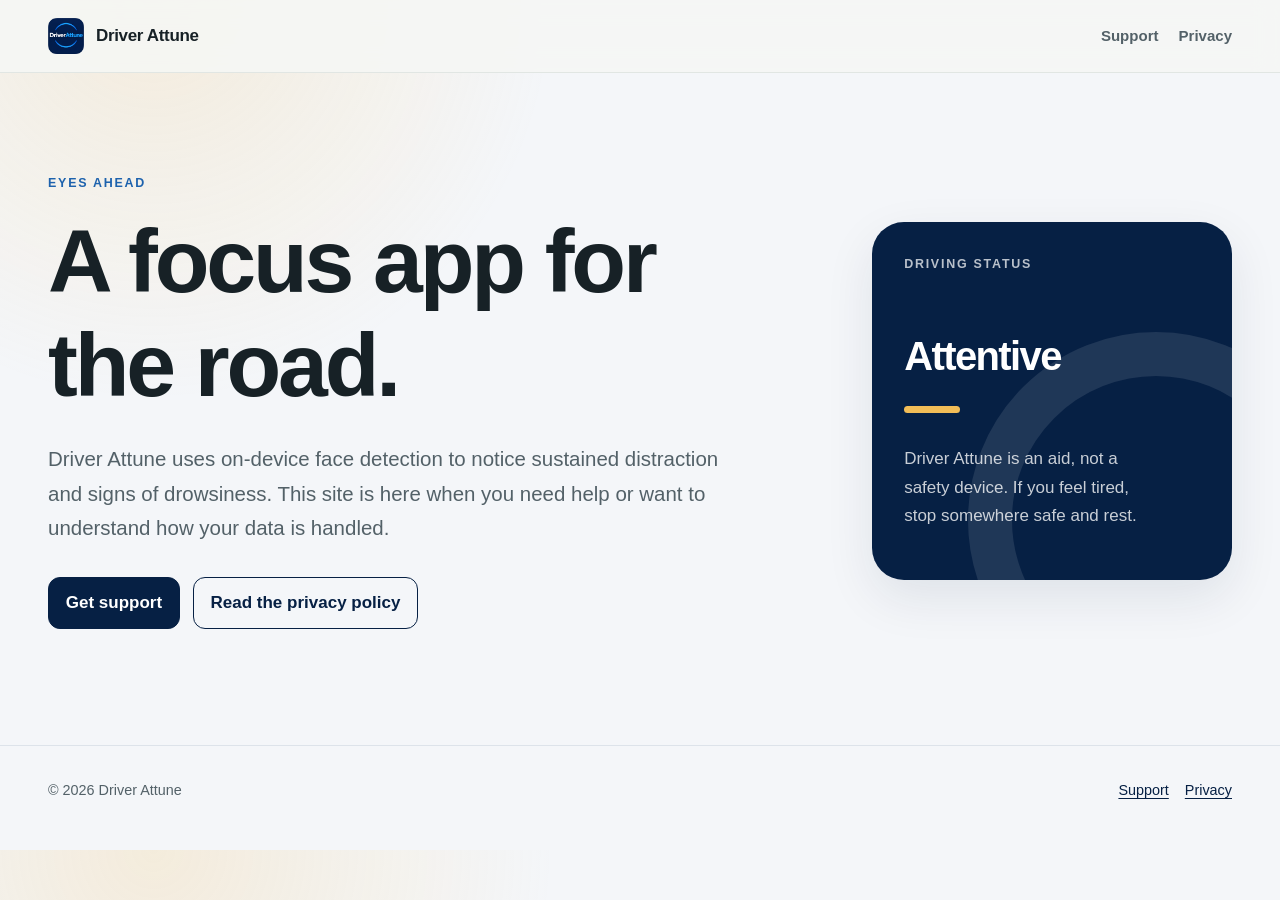
<file: docs/index.html>
<!doctype html>
<html lang="en">
  <head>
    <meta charset="utf-8">
    <meta name="viewport" content="width=device-width, initial-scale=1">
    <meta name="description" content="Support and privacy information for Driver Attune.">
    <title>Driver Attune: Support and privacy</title>
    <link rel="icon" type="image/png" href="./assets/favicon-32.png">
    <link rel="apple-touch-icon" href="./assets/apple-touch-icon.png">
    <link rel="stylesheet" href="./assets/site.css">
  </head>
  <body>
    <header class="site-header">
      <nav class="nav shell" aria-label="Main navigation">
        <a class="brand" href="./">
          <span class="brand-mark" aria-hidden="true"></span>
          Driver Attune
        </a>
        <div class="nav-links">
          <a href="./support/">Support</a>
          <a href="./privacy/">Privacy</a>
        </div>
      </nav>
    </header>
    <main>
      <section class="hero shell">
        <div>
          <p class="eyebrow">Eyes ahead</p>
          <h1>A focus app for the road.</h1>
          <p class="lede">
            Driver Attune uses on-device face detection to notice sustained
            distraction and signs of drowsiness. This site is here when you
            need help or want to understand how your data is handled.
          </p>
          <div class="actions">
            <a class="button" href="./support/">Get support</a>
            <a class="button secondary" href="./privacy/">Read the privacy policy</a>
          </div>
        </div>
        <aside class="signal-card" aria-label="Driver Attune safety reminder">
          <div class="signal-label">Driving status</div>
          <div class="signal-status">Attentive</div>
          <div class="signal-line" aria-hidden="true"></div>
          <p class="signal-copy">
            Driver Attune is an aid, not a safety device. If you feel tired,
            stop somewhere safe and rest.
          </p>
        </aside>
      </section>
    </main>
    <footer class="page-footer">
      <div class="footer-row shell">
        <span>© 2026 Driver Attune</span>
        <div class="footer-links">
          <a href="./support/">Support</a>
          <a href="./privacy/">Privacy</a>
        </div>
      </div>
    </footer>
  </body>
</html>
</file>
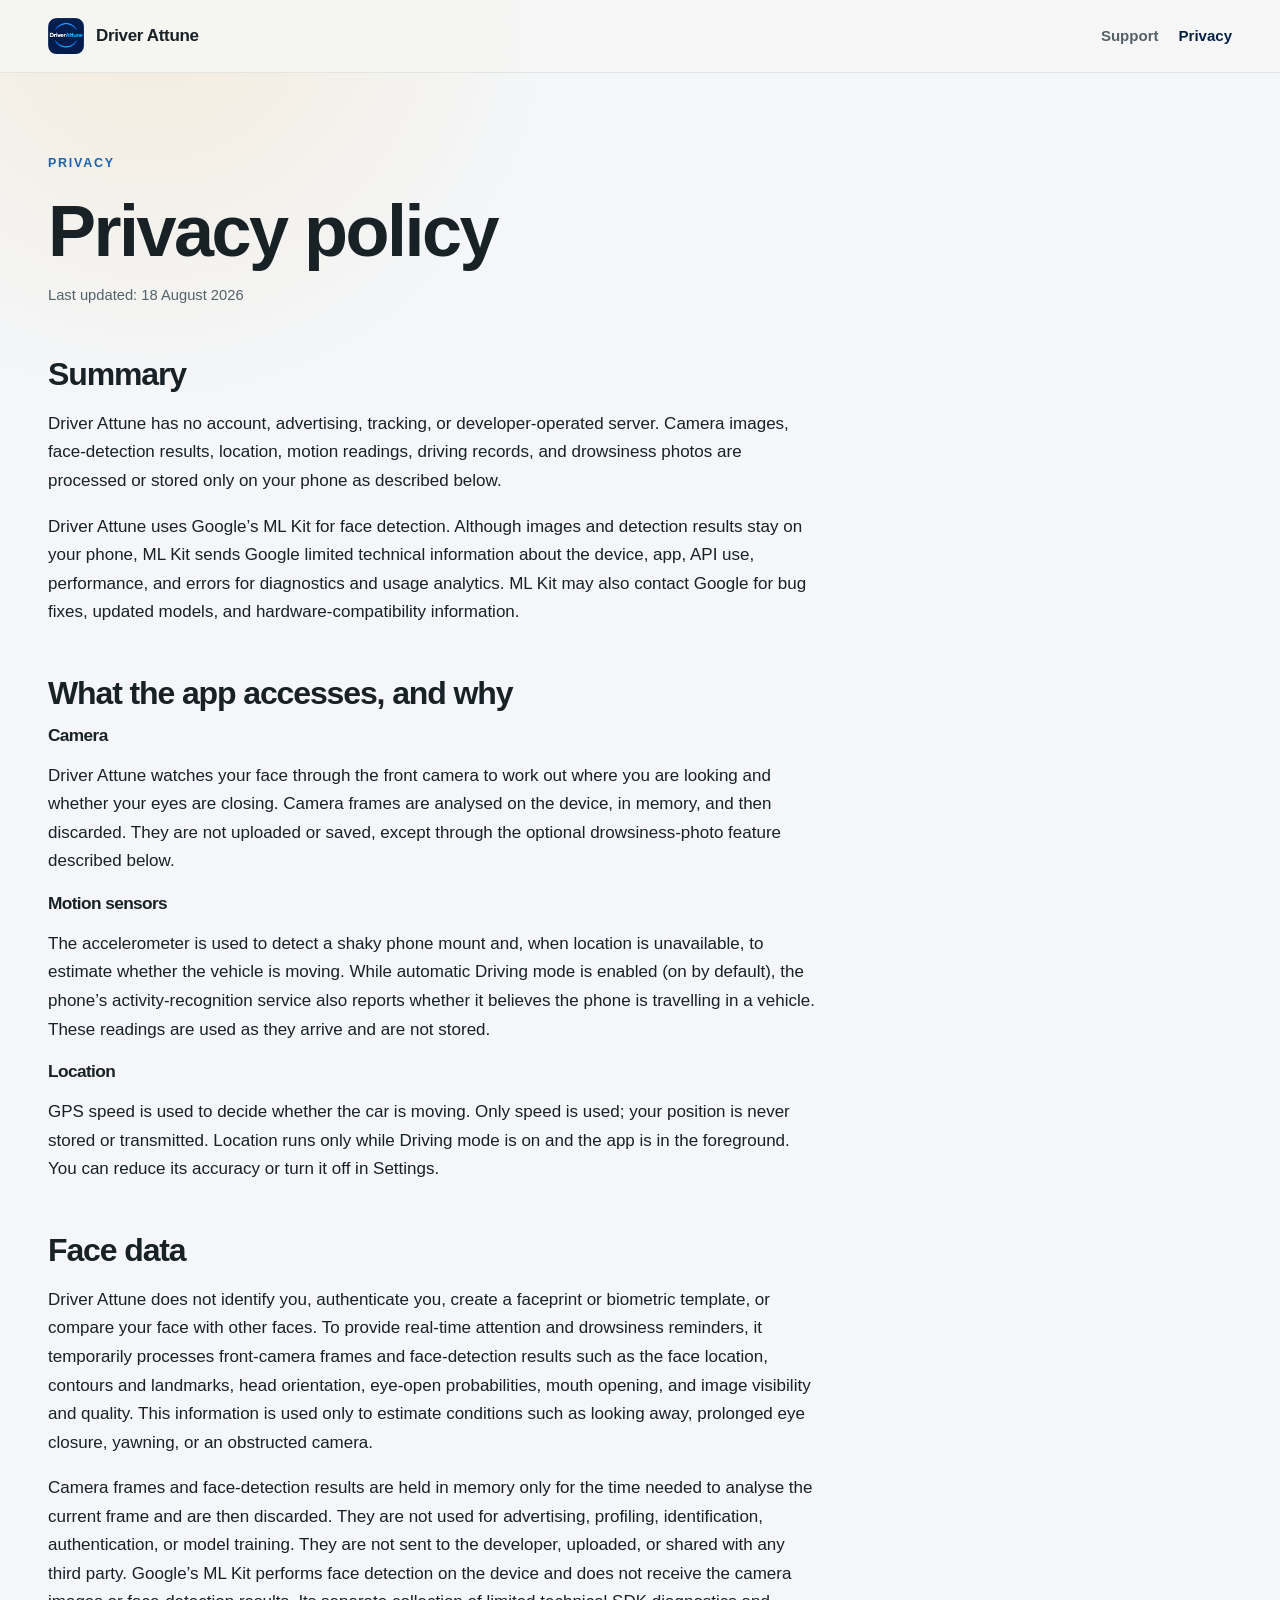
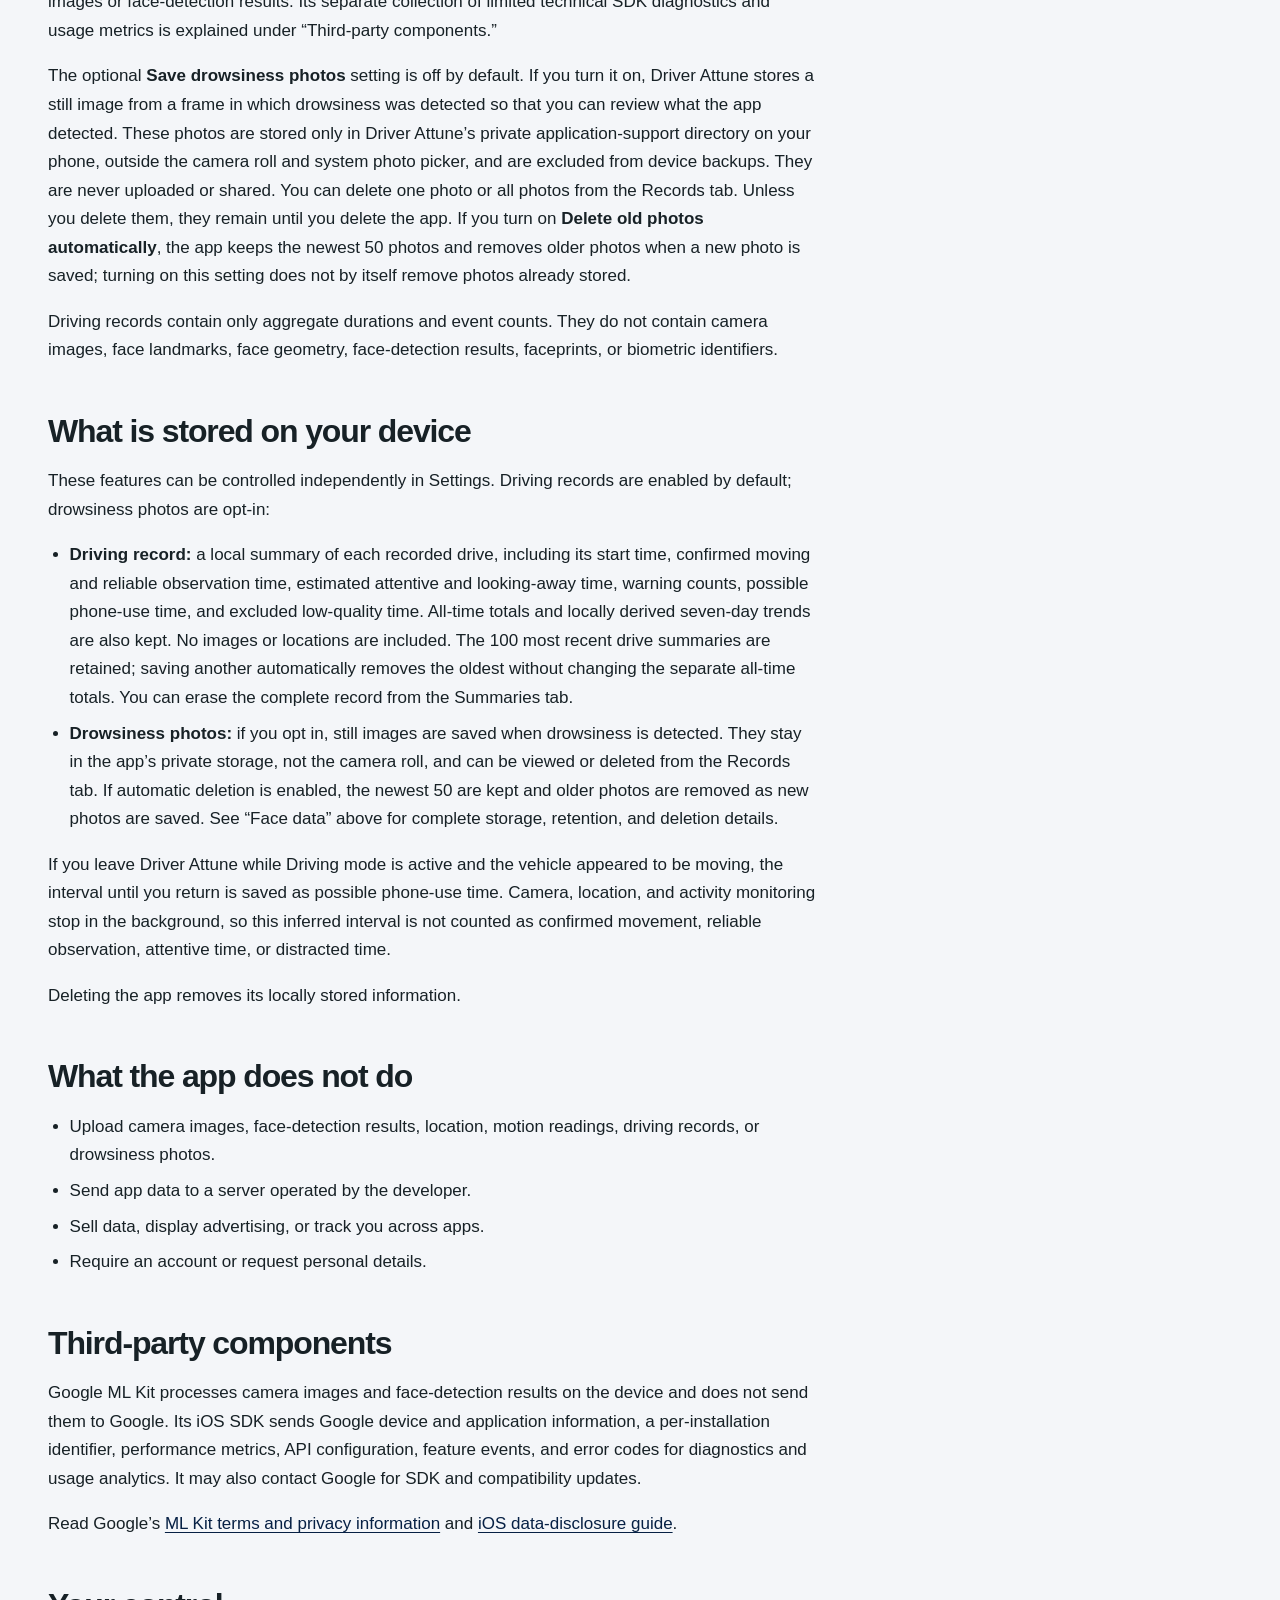
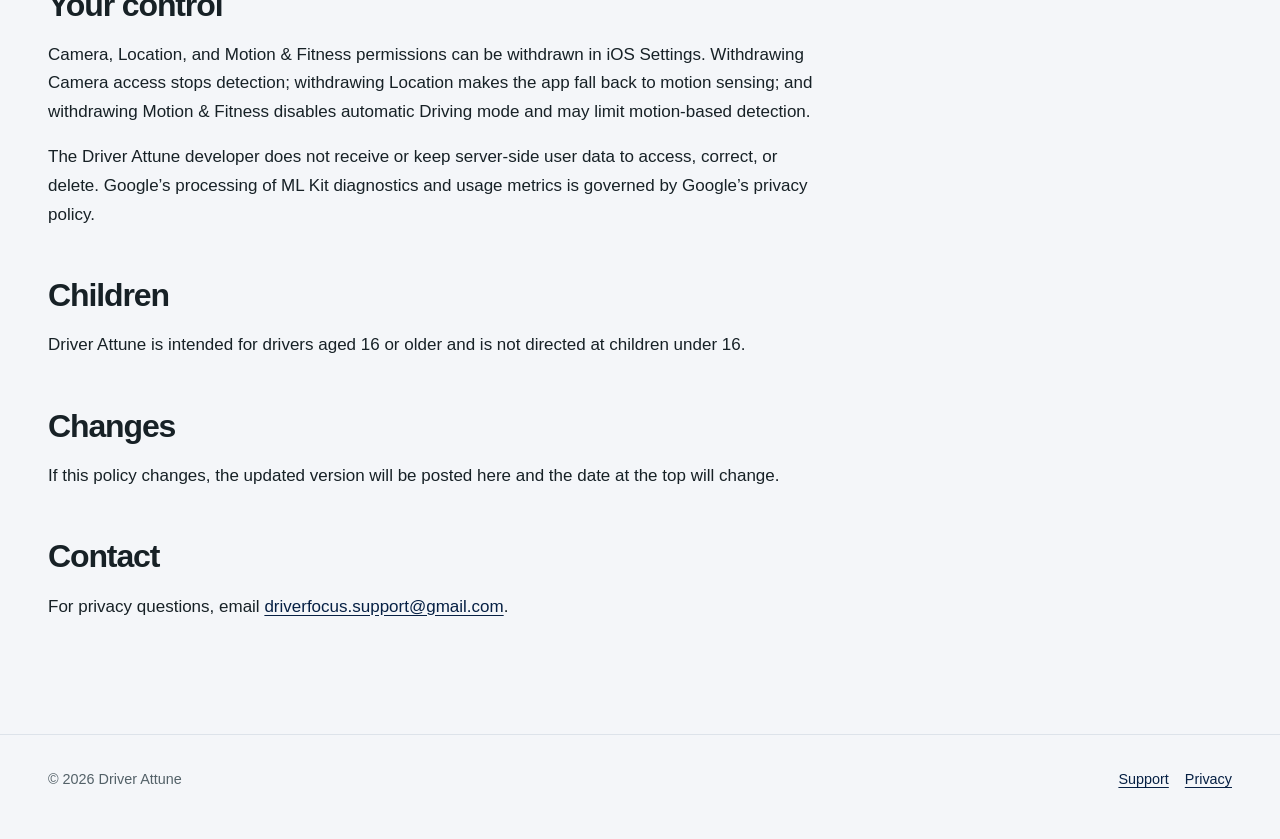
<file: docs/privacy/index.html>
<!doctype html>
<html lang="en">
  <head>
    <meta charset="utf-8">
    <meta name="viewport" content="width=device-width, initial-scale=1">
    <meta name="description" content="Privacy policy for Driver Attune.">
    <title>Privacy policy | Driver Attune</title>
    <link rel="icon" type="image/png" href="../assets/favicon-32.png">
    <link rel="apple-touch-icon" href="../assets/apple-touch-icon.png">
    <link rel="stylesheet" href="../assets/site.css">
  </head>
  <body>
    <header class="site-header">
      <nav class="nav shell" aria-label="Main navigation">
        <a class="brand" href="../">
          <span class="brand-mark" aria-hidden="true"></span>
          Driver Attune
        </a>
        <div class="nav-links">
          <a href="../support/">Support</a>
          <a href="./" aria-current="page">Privacy</a>
        </div>
      </nav>
    </header>
    <main class="shell">
      <article class="content">
        <p class="eyebrow">Privacy</p>
        <h1>Privacy policy</h1>
        <p class="meta">Last updated: 18 August 2026</p>

        <h2>Summary</h2>
        <p>
          Driver Attune has no account, advertising, tracking, or
          developer-operated server. Camera images, face-detection results,
          location, motion readings, driving records, and drowsiness photos are
          processed or stored only on your phone as described below.
        </p>
        <p>
          Driver Attune uses Google’s ML Kit for face detection. Although images
          and detection results stay on your phone, ML Kit sends Google limited
          technical information about the device, app, API use, performance,
          and errors for diagnostics and usage analytics. ML Kit may also
          contact Google for bug fixes, updated models, and
          hardware-compatibility information.
        </p>

        <h2>What the app accesses, and why</h2>
        <h3>Camera</h3>
        <p>
          Driver Attune watches your face through the front camera to work out
          where you are looking and whether your eyes are closing. Camera frames
          are analysed on the device, in memory, and then discarded. They are
          not uploaded or saved, except through the optional drowsiness-photo
          feature described below.
        </p>
        <h3>Motion sensors</h3>
        <p>
          The accelerometer is used to detect a shaky phone mount and, when
          location is unavailable, to estimate whether the vehicle is moving.
          While automatic Driving mode is enabled (on by default), the phone’s
          activity-recognition service also reports whether it believes the
          phone is travelling in a vehicle. These readings are used as they
          arrive and are not stored.
        </p>
        <h3>Location</h3>
        <p>
          GPS speed is used to decide whether the car is moving. Only speed is
          used; your position is never stored or transmitted. Location runs only
          while Driving mode is on and the app is in the foreground. You can
          reduce its accuracy or turn it off in Settings.
        </p>

        <h2>Face data</h2>
        <p>
          Driver Attune does not identify you, authenticate you, create a
          faceprint or biometric template, or compare your face with other
          faces. To provide real-time attention and drowsiness reminders, it
          temporarily processes front-camera frames and face-detection results
          such as the face location, contours and landmarks, head orientation,
          eye-open probabilities, mouth opening, and image visibility and
          quality. This information is used only to estimate conditions such
          as looking away, prolonged eye closure, yawning, or an obstructed
          camera.
        </p>
        <p>
          Camera frames and face-detection results are held in memory only for
          the time needed to analyse the current frame and are then discarded.
          They are not used for advertising, profiling, identification,
          authentication, or model training. They are not sent to the
          developer, uploaded, or shared with any third party. Google’s ML Kit
          performs face detection on the device and does not receive the camera
          images or face-detection results. Its separate collection of limited
          technical SDK diagnostics and usage metrics is explained under
          “Third-party components.”
        </p>
        <p>
          The optional <strong>Save drowsiness photos</strong> setting is off
          by default. If you turn it on, Driver Attune stores a still image from
          a frame in which drowsiness was detected so that you can review what
          the app detected. These photos are stored only in Driver Attune’s
          private application-support directory on your phone, outside the
          camera roll and system photo picker, and are excluded from device
          backups. They are never uploaded or shared. You can delete one photo
          or all photos from the Records tab. Unless you delete them, they
          remain until you delete the app. If you turn on <strong>Delete old
          photos automatically</strong>, the app keeps the newest 50 photos and
          removes older photos when a new photo is saved; turning on this
          setting does not by itself remove photos already stored.
        </p>
        <p>
          Driving records contain only aggregate durations and event counts.
          They do not contain camera images, face landmarks, face geometry,
          face-detection results, faceprints, or biometric identifiers.
        </p>

        <h2>What is stored on your device</h2>
        <p>
          These features can be controlled independently in Settings. Driving
          records are enabled by default; drowsiness photos are opt-in:
        </p>
        <ul>
          <li>
            <strong>Driving record:</strong> a local summary of each recorded
            drive, including its start time, confirmed moving and reliable
            observation time, estimated attentive and looking-away time,
            warning counts, possible phone-use time, and excluded low-quality
            time. All-time totals and locally derived seven-day trends are also
            kept. No images or locations are included. The 100 most recent
            drive summaries are retained; saving another automatically removes
            the oldest without changing the separate all-time totals. You can
            erase the complete record from the Summaries tab.
          </li>
          <li>
            <strong>Drowsiness photos:</strong> if you opt in, still images are
            saved when drowsiness is detected. They stay in the app’s private
            storage, not the camera roll, and can be viewed or deleted from the
            Records tab. If automatic deletion is enabled, the newest 50 are
            kept and older photos are removed as new photos are saved. See
            “Face data” above for complete storage, retention, and deletion
            details.
          </li>
        </ul>
        <p>
          If you leave Driver Attune while Driving mode is active and the
          vehicle appeared to be moving, the interval until you return is saved
          as possible phone-use time. Camera, location, and activity monitoring
          stop in the background, so this inferred interval is not counted as
          confirmed movement, reliable observation, attentive time, or
          distracted time.
        </p>
        <p>Deleting the app removes its locally stored information.</p>

        <h2>What the app does not do</h2>
        <ul>
          <li>
            Upload camera images, face-detection results, location, motion
            readings, driving records, or drowsiness photos.
          </li>
          <li>Send app data to a server operated by the developer.</li>
          <li>Sell data, display advertising, or track you across apps.</li>
          <li>Require an account or request personal details.</li>
        </ul>

        <h2>Third-party components</h2>
        <p>
          Google ML Kit processes camera images and face-detection results on
          the device and does not send them to Google. Its iOS SDK sends Google
          device and application information, a per-installation identifier,
          performance metrics, API configuration, feature events, and error
          codes for diagnostics and usage analytics. It may also contact Google
          for SDK and compatibility updates.
        </p>
        <p>
          Read Google’s
          <a href="https://developers.google.com/ml-kit/terms">ML Kit terms and privacy information</a>
          and
          <a href="https://developers.google.com/ml-kit/ios-data-disclosure">iOS data-disclosure guide</a>.
        </p>

        <h2>Your control</h2>
        <p>
          Camera, Location, and Motion &amp; Fitness permissions can be
          withdrawn in iOS Settings. Withdrawing Camera access stops detection;
          withdrawing Location makes the app fall back to motion sensing; and
          withdrawing Motion &amp; Fitness disables automatic Driving mode and
          may limit motion-based detection.
        </p>
        <p>
          The Driver Attune developer does not receive or keep server-side user
          data to access, correct, or delete. Google’s processing of ML Kit
          diagnostics and usage metrics is governed by Google’s privacy policy.
        </p>

        <h2>Children</h2>
        <p>
          Driver Attune is intended for drivers aged 16 or older and is not
          directed at children under 16.
        </p>

        <h2>Changes</h2>
        <p>
          If this policy changes, the updated version will be posted here and
          the date at the top will change.
        </p>

        <h2>Contact</h2>
        <p>
          For privacy questions, email
          <a href="mailto:driverfocus.support@gmail.com?subject=Driver%20Attune%20privacy">
            driverfocus.support@gmail.com</a>.
        </p>
      </article>
    </main>
    <footer class="page-footer">
      <div class="footer-row shell">
        <span>© 2026 Driver Attune</span>
        <div class="footer-links">
          <a href="../support/">Support</a>
          <a href="./">Privacy</a>
        </div>
      </div>
    </footer>
  </body>
</html>
</file>
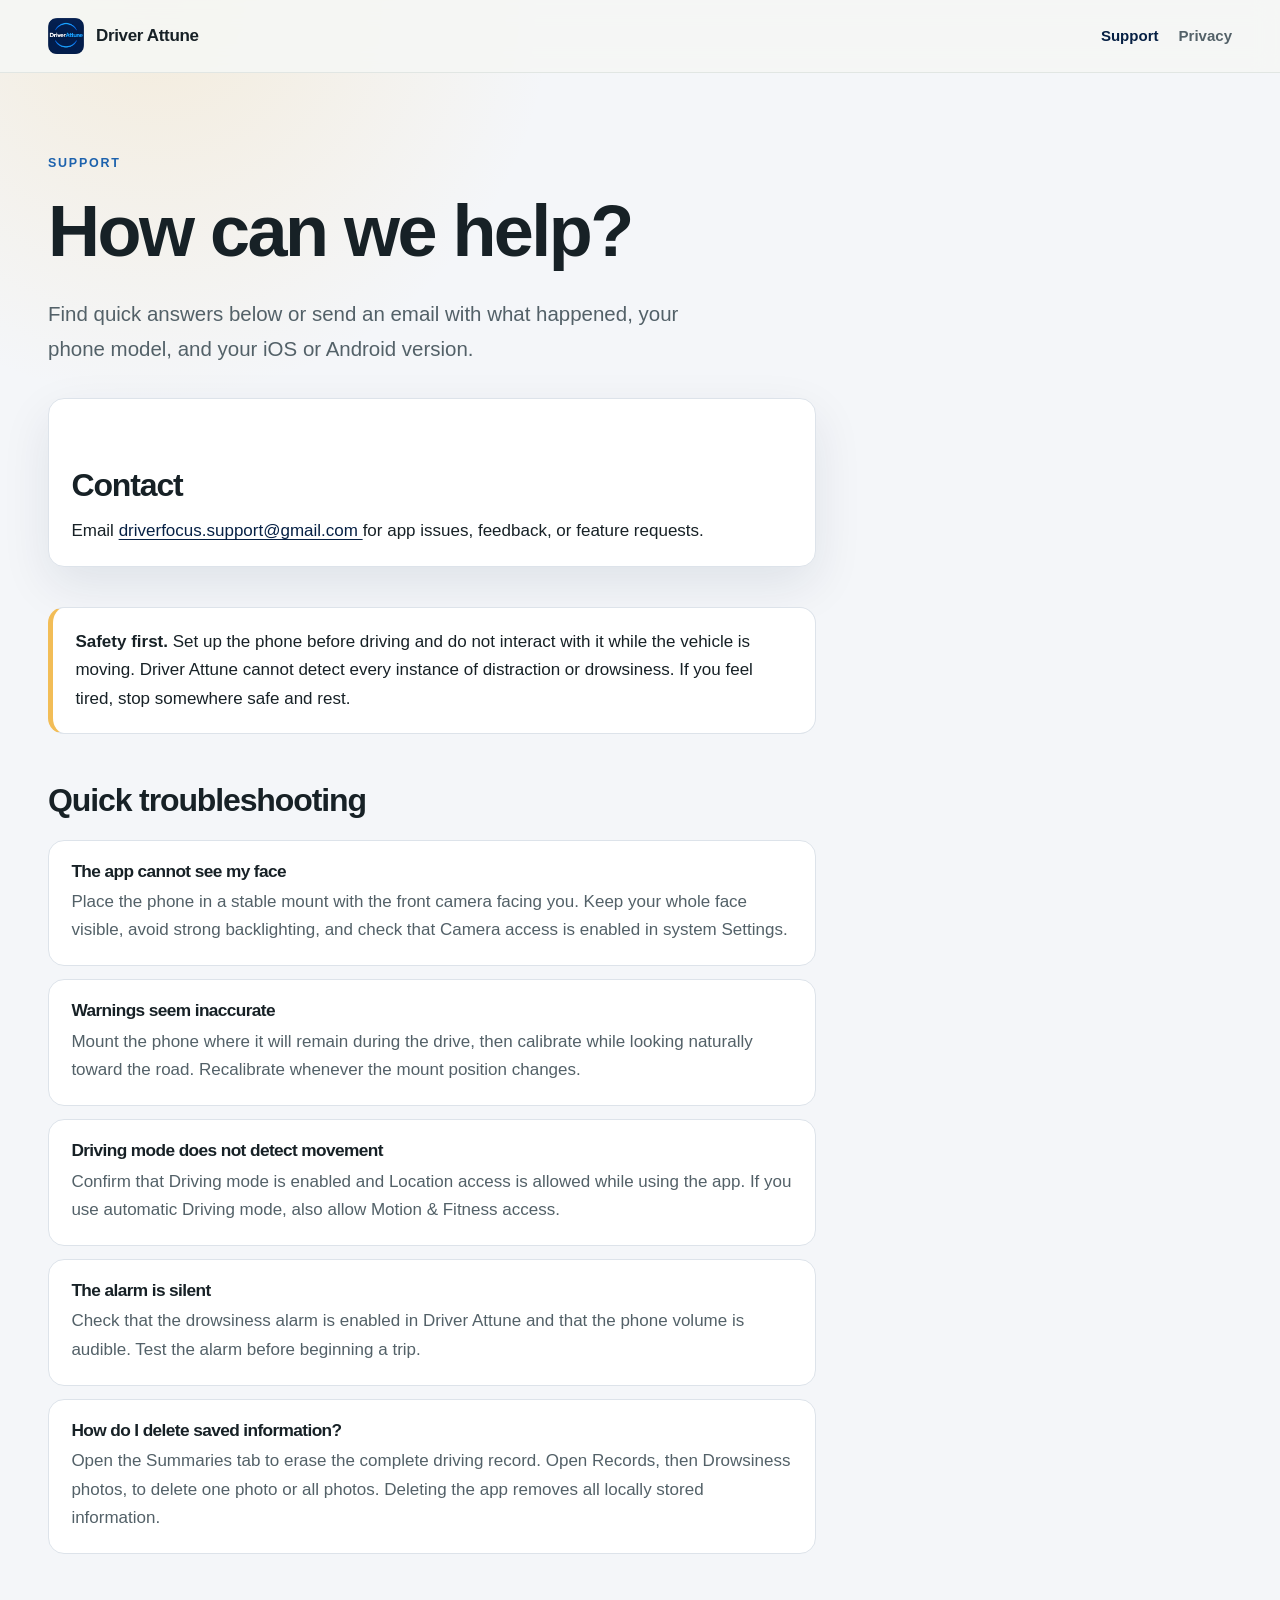
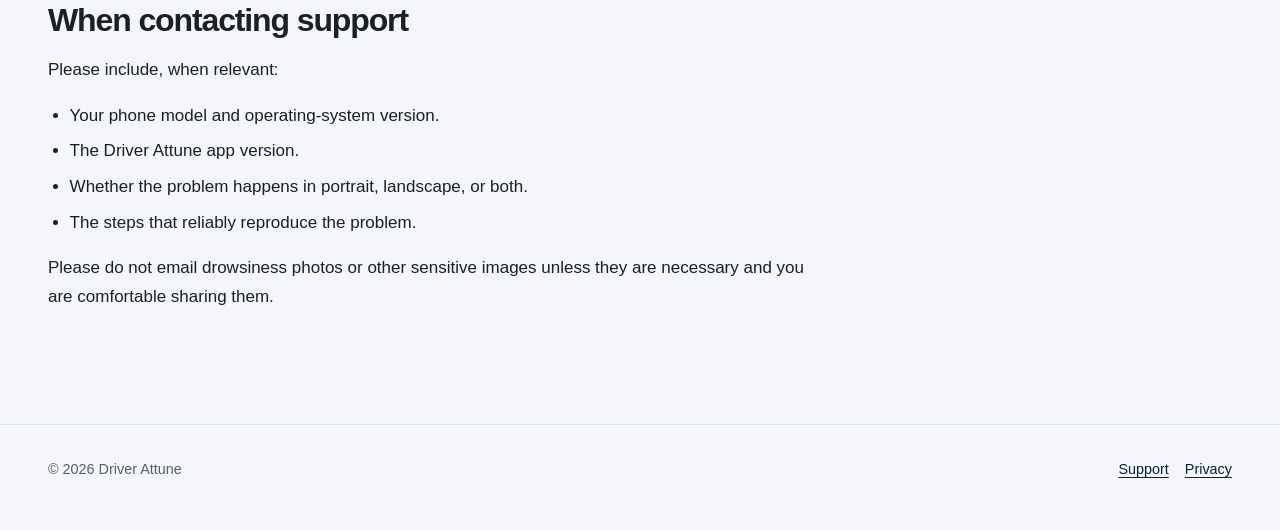
<file: docs/support/index.html>
<!doctype html>
<html lang="en">
  <head>
    <meta charset="utf-8">
    <meta name="viewport" content="width=device-width, initial-scale=1">
    <meta name="description" content="Help, troubleshooting, and contact information for Driver Attune.">
    <title>Support | Driver Attune</title>
    <link rel="icon" type="image/png" href="../assets/favicon-32.png">
    <link rel="apple-touch-icon" href="../assets/apple-touch-icon.png">
    <link rel="stylesheet" href="../assets/site.css">
  </head>
  <body>
    <header class="site-header">
      <nav class="nav shell" aria-label="Main navigation">
        <a class="brand" href="../">
          <span class="brand-mark" aria-hidden="true"></span>
          Driver Attune
        </a>
        <div class="nav-links">
          <a href="./" aria-current="page">Support</a>
          <a href="../privacy/">Privacy</a>
        </div>
      </nav>
    </header>
    <main class="shell">
      <article class="content">
        <p class="eyebrow">Support</p>
        <h1>How can we help?</h1>
        <p class="lede">
          Find quick answers below or send an email with what happened, your
          phone model, and your iOS or Android version.
        </p>

        <section class="contact-card" aria-labelledby="contact-heading">
          <h2 id="contact-heading">Contact</h2>
          <p>
            Email
            <a href="mailto:driverfocus.support@gmail.com?subject=Driver%20Attune%20support">
              driverfocus.support@gmail.com
            </a>
            for app issues, feedback, or feature requests.
          </p>
        </section>

        <div class="notice">
          <strong>Safety first.</strong> Set up the phone before driving and do
          not interact with it while the vehicle is moving. Driver Attune cannot
          detect every instance of distraction or drowsiness. If you feel tired,
          stop somewhere safe and rest.
        </div>

        <h2>Quick troubleshooting</h2>
        <div class="faq">
          <section class="faq-item">
            <h3>The app cannot see my face</h3>
            <p>
              Place the phone in a stable mount with the front camera facing
              you. Keep your whole face visible, avoid strong backlighting, and
              check that Camera access is enabled in system Settings.
            </p>
          </section>
          <section class="faq-item">
            <h3>Warnings seem inaccurate</h3>
            <p>
              Mount the phone where it will remain during the drive, then
              calibrate while looking naturally toward the road. Recalibrate
              whenever the mount position changes.
            </p>
          </section>
          <section class="faq-item">
            <h3>Driving mode does not detect movement</h3>
            <p>
              Confirm that Driving mode is enabled and Location access is
              allowed while using the app. If you use automatic Driving mode,
              also allow Motion &amp; Fitness access.
            </p>
          </section>
          <section class="faq-item">
            <h3>The alarm is silent</h3>
            <p>
              Check that the drowsiness alarm is enabled in Driver Attune and
              that the phone volume is audible. Test the alarm before beginning
              a trip.
            </p>
          </section>
          <section class="faq-item">
            <h3>How do I delete saved information?</h3>
            <p>
              Open the Summaries tab to erase the complete driving record.
              Open Records, then Drowsiness photos, to delete one photo or all
              photos. Deleting the app removes all locally stored information.
            </p>
          </section>
        </div>

        <h2>When contacting support</h2>
        <p>Please include, when relevant:</p>
        <ul>
          <li>Your phone model and operating-system version.</li>
          <li>The Driver Attune app version.</li>
          <li>Whether the problem happens in portrait, landscape, or both.</li>
          <li>The steps that reliably reproduce the problem.</li>
        </ul>
        <p>
          Please do not email drowsiness photos or other sensitive images unless
          they are necessary and you are comfortable sharing them.
        </p>
      </article>
    </main>
    <footer class="page-footer">
      <div class="footer-row shell">
        <span>© 2026 Driver Attune</span>
        <div class="footer-links">
          <a href="./">Support</a>
          <a href="../privacy/">Privacy</a>
        </div>
      </div>
    </footer>
  </body>
</html>
</file>
<file: docs/assets/site.css>
:root {
  color-scheme: light;
  --ink: #172126;
  --muted: #536168;
  --paper: #f4f6f9;
  --surface: #ffffff;
  --line: #dde3ea;
  /* Taken from the app icon: #062044 is its background, #2989f1 its wordmark.
     The wordmark blue is darkened for text because at full strength it only
     reaches 3.5:1 against white, short of the 4.5:1 needed to read well. */
  --blue: #1d62ad;
  --blue-dark: #062044;
  --blue-soft: #e8eef8;
  --amber: #f2bd57;
  --shadow: 0 18px 50px rgba(6, 32, 68, 0.09);
}

* {
  box-sizing: border-box;
}

html {
  scroll-behavior: smooth;
}

body {
  margin: 0;
  background:
    radial-gradient(circle at 12% 0%, rgba(242, 189, 87, 0.18), transparent 25rem),
    var(--paper);
  color: var(--ink);
  font-family: Inter, ui-sans-serif, -apple-system, BlinkMacSystemFont, "Segoe UI",
    sans-serif;
  font-size: 17px;
  line-height: 1.68;
}

a {
  color: var(--blue-dark);
  text-underline-offset: 0.18em;
}

a:hover {
  color: var(--blue);
}

.shell {
  width: min(100% - 2rem, 74rem);
  margin-inline: auto;
}

.site-header {
  border-bottom: 1px solid rgba(220, 227, 223, 0.8);
  background: rgba(245, 247, 244, 0.9);
  backdrop-filter: blur(12px);
  position: sticky;
  top: 0;
  z-index: 10;
}

.nav {
  min-height: 4.5rem;
  display: flex;
  align-items: center;
  justify-content: space-between;
  gap: 1.5rem;
}

.brand {
  display: inline-flex;
  align-items: center;
  gap: 0.75rem;
  color: var(--ink);
  font-weight: 750;
  letter-spacing: -0.02em;
  text-decoration: none;
}

.brand-mark {
  width: 2.25rem;
  aspect-ratio: 1;
  /* The app's own icon, with the corners rounded here because the web applies
     no mask of its own. The url is resolved against this stylesheet, so every
     page picks it up whatever depth it sits at. */
  background: url("driver-attune-mark.png") center / contain no-repeat;
}

.nav-links {
  display: flex;
  align-items: center;
  gap: 1.25rem;
  font-size: 0.94rem;
}

.nav-links a {
  color: var(--muted);
  font-weight: 650;
  text-decoration: none;
}

.nav-links a[aria-current="page"],
.nav-links a:hover {
  color: var(--blue-dark);
}

main {
  padding: 5rem 0 6rem;
}

.hero {
  display: grid;
  grid-template-columns: minmax(0, 1.35fr) minmax(17rem, 0.65fr);
  align-items: center;
  gap: clamp(2rem, 6vw, 6rem);
  min-height: 31rem;
}

.eyebrow {
  margin: 0 0 1rem;
  color: var(--blue);
  font-size: 0.78rem;
  font-weight: 800;
  letter-spacing: 0.14em;
  text-transform: uppercase;
}

h1,
h2,
h3 {
  line-height: 1.16;
  letter-spacing: -0.035em;
}

h1 {
  max-width: 14ch;
  margin: 0;
  font-size: clamp(2.8rem, 7vw, 5.6rem);
}

h2 {
  margin: 3rem 0 0.8rem;
  font-size: clamp(1.45rem, 3vw, 2rem);
}

h3 {
  margin: 0 0 0.45rem;
  font-size: 1.08rem;
}

.lede {
  max-width: 42rem;
  margin: 1.5rem 0 0;
  color: var(--muted);
  font-size: clamp(1.05rem, 2vw, 1.28rem);
}

.actions {
  display: flex;
  flex-wrap: wrap;
  gap: 0.8rem;
  margin-top: 2rem;
}

.button {
  display: inline-flex;
  align-items: center;
  justify-content: center;
  min-height: 3rem;
  padding: 0.65rem 1.05rem;
  border: 1px solid var(--blue-dark);
  border-radius: 0.75rem;
  background: var(--blue-dark);
  color: white;
  font-weight: 720;
  text-decoration: none;
}

.button.secondary {
  background: transparent;
  color: var(--blue-dark);
}

.signal-card {
  position: relative;
  overflow: hidden;
  min-height: 22rem;
  padding: 2rem;
  border-radius: 2rem;
  background: var(--blue-dark);
  color: white;
  box-shadow: var(--shadow);
}

.signal-card::after {
  content: "";
  position: absolute;
  width: 18rem;
  height: 18rem;
  right: -7rem;
  bottom: -8rem;
  border: 2.8rem solid rgba(255, 255, 255, 0.1);
  border-radius: 50%;
}

.signal-label {
  color: rgba(255, 255, 255, 0.72);
  font-size: 0.78rem;
  font-weight: 800;
  letter-spacing: 0.14em;
  text-transform: uppercase;
}

.signal-status {
  margin-top: 3rem;
  font-size: 2.5rem;
  font-weight: 780;
  letter-spacing: -0.04em;
}

.signal-line {
  width: 3.5rem;
  height: 0.45rem;
  margin-top: 1rem;
  border-radius: 1rem;
  background: var(--amber);
}

.signal-copy {
  position: relative;
  z-index: 1;
  max-width: 16rem;
  margin-top: 2rem;
  color: rgba(255, 255, 255, 0.78);
}

.content {
  width: min(100%, 48rem);
}

.content h1 {
  max-width: 18ch;
  font-size: clamp(2.5rem, 6vw, 4.5rem);
}

.meta {
  margin: 0.6rem 0 2.2rem;
  color: var(--muted);
  font-size: 0.92rem;
}

.notice,
.contact-card,
.faq-item {
  padding: 1.25rem 1.4rem;
  border: 1px solid var(--line);
  border-radius: 1rem;
  background: var(--surface);
}

.notice {
  margin: 2rem 0;
  border-left: 0.35rem solid var(--amber);
}

.contact-card {
  margin: 2rem 0 2.5rem;
  box-shadow: var(--shadow);
}

.contact-card p {
  margin: 0.4rem 0 0;
}

.faq {
  display: grid;
  gap: 0.85rem;
  margin-top: 1.25rem;
}

.faq-item p {
  margin: 0;
  color: var(--muted);
}

ul,
ol {
  padding-left: 1.35rem;
}

li + li {
  margin-top: 0.45rem;
}

.page-footer {
  padding: 2rem 0 3rem;
  border-top: 1px solid var(--line);
  color: var(--muted);
  font-size: 0.9rem;
}

.footer-row {
  display: flex;
  justify-content: space-between;
  gap: 1.5rem;
}

.footer-links {
  display: flex;
  gap: 1rem;
}

@media (max-width: 720px) {
  body {
    font-size: 16px;
  }

  .nav {
    min-height: 4rem;
  }

  .nav-links {
    gap: 0.75rem;
  }

  main {
    padding-top: 3rem;
  }

  .hero {
    grid-template-columns: 1fr;
    min-height: auto;
  }

  .signal-card {
    min-height: 18rem;
  }

  .footer-row {
    flex-direction: column;
  }
}

@media (prefers-reduced-motion: reduce) {
  html {
    scroll-behavior: auto;
  }
}
</file>
